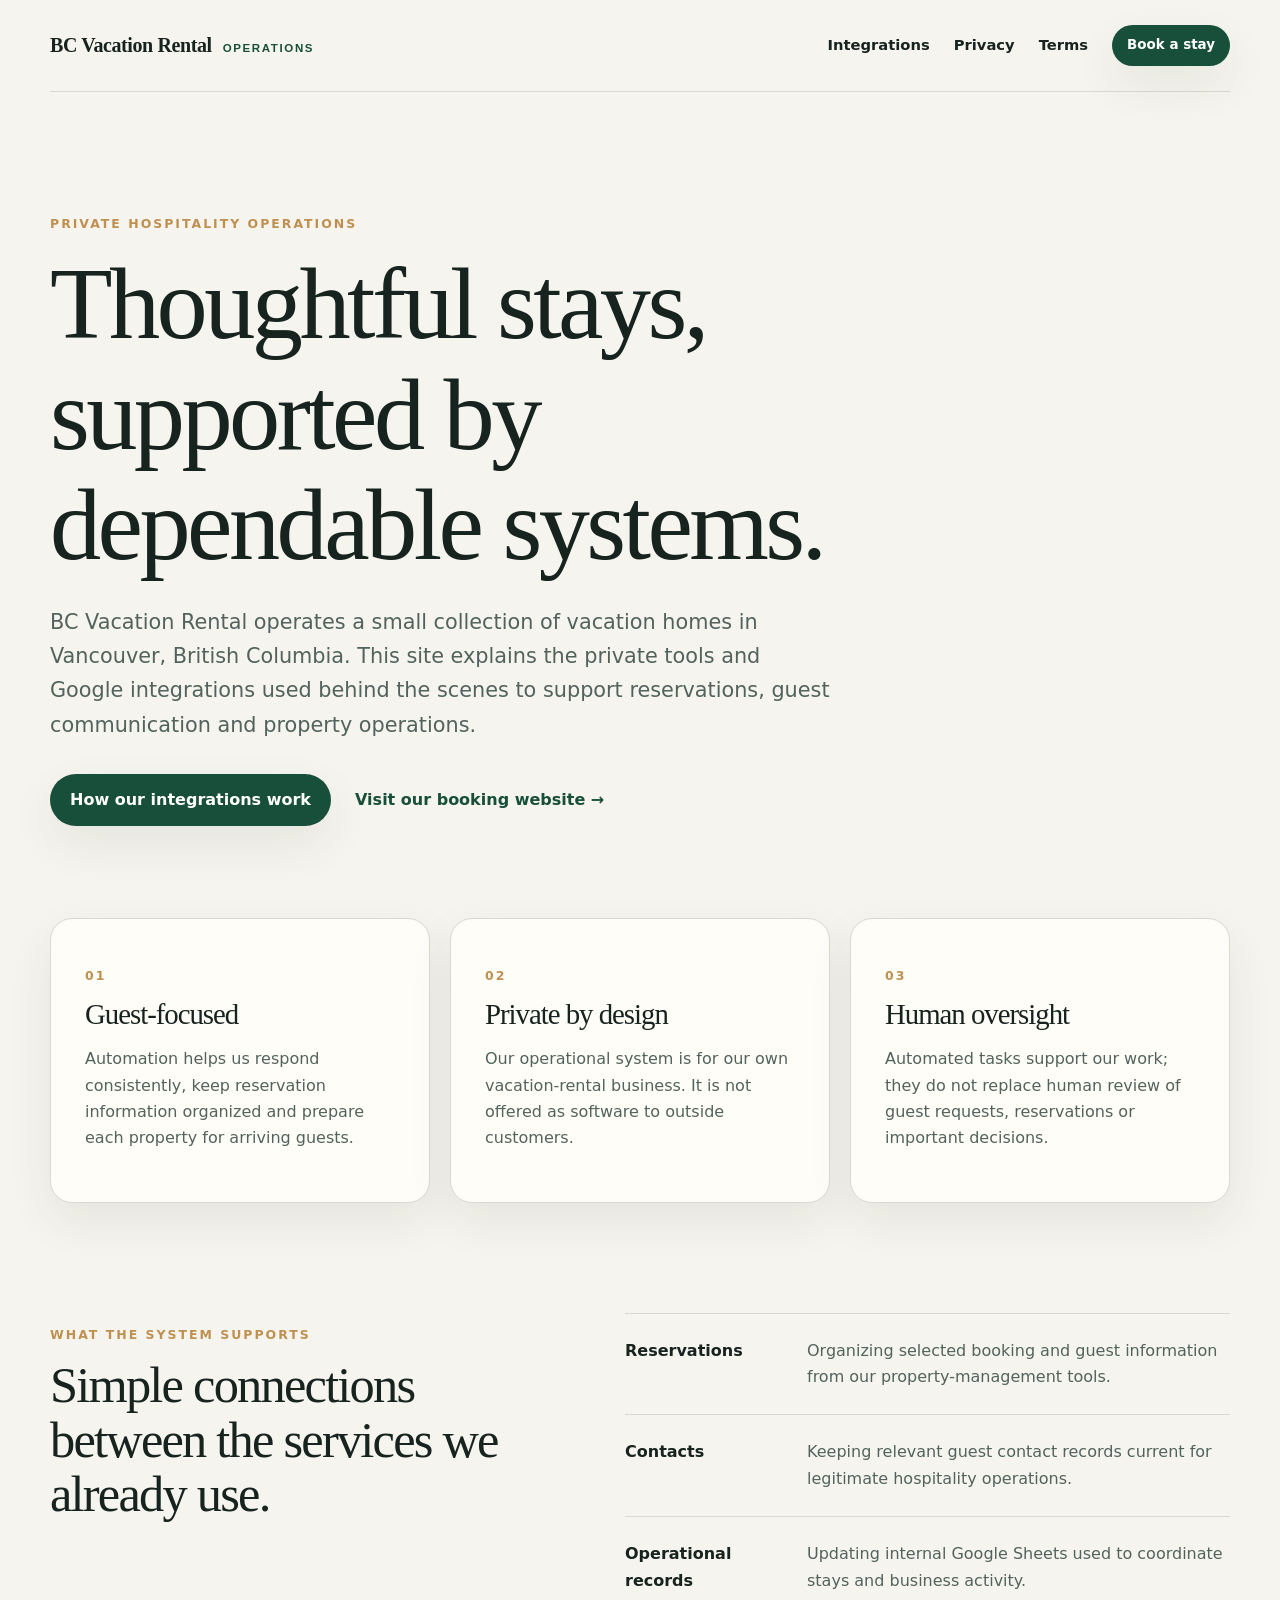
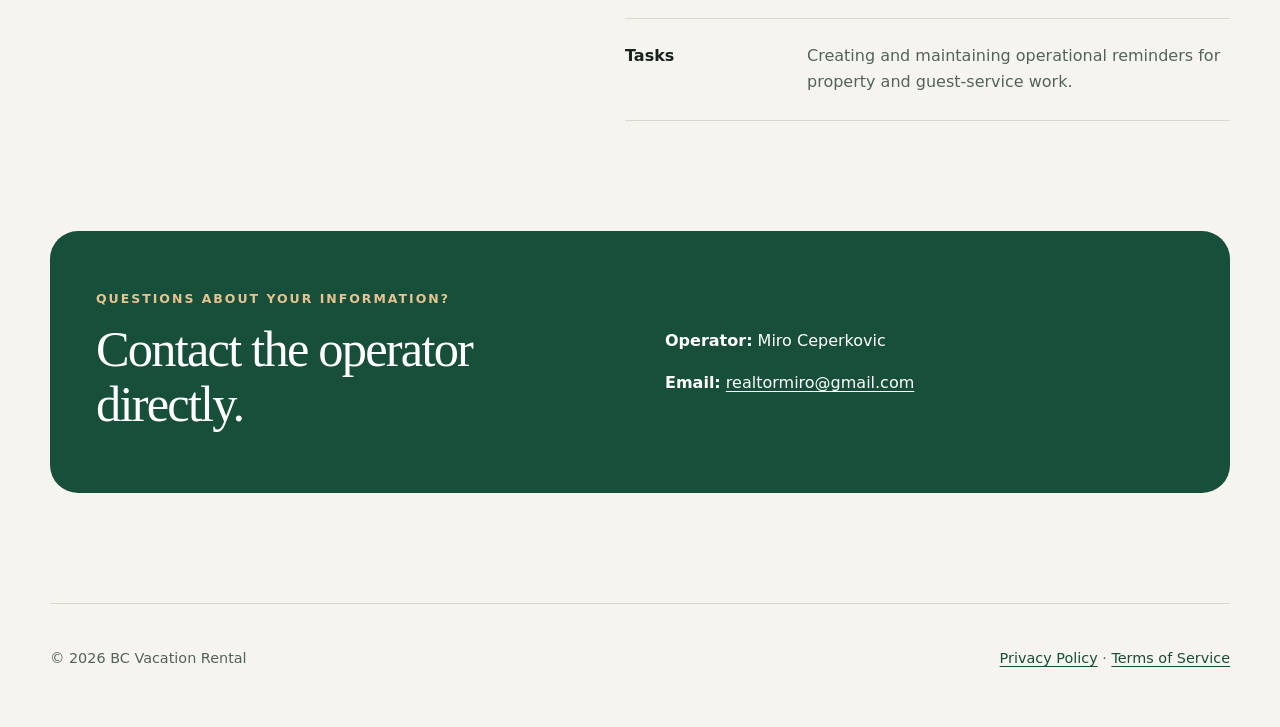
<file: index.html>
<!doctype html>
<html lang="en-CA">
<head>
  <meta charset="utf-8">
  <meta name="viewport" content="width=device-width, initial-scale=1">
  <title>BC Vacation Rental Operations</title>
  <meta name="description" content="Information about the private systems used to operate BC Vacation Rental properties in Vancouver, British Columbia.">
  <link rel="stylesheet" href="/assets/styles.css">
</head>
<body>
  <header class="site-header">
    <a class="brand" href="/">BC Vacation Rental <span>Operations</span></a>
    <nav aria-label="Primary navigation">
      <a href="/integrations/">Integrations</a>
      <a href="/privacy/">Privacy</a>
      <a href="/terms/">Terms</a>
      <a class="button small" href="https://bcvacationrental.ca/">Book a stay</a>
    </nav>
  </header>

  <main>
    <section class="hero">
      <p class="eyebrow">Private hospitality operations</p>
      <h1>Thoughtful stays, supported by dependable systems.</h1>
      <p class="lead">BC Vacation Rental operates a small collection of vacation homes in Vancouver, British Columbia. This site explains the private tools and Google integrations used behind the scenes to support reservations, guest communication and property operations.</p>
      <div class="actions">
        <a class="button" href="/integrations/">How our integrations work</a>
        <a class="text-link" href="https://bcvacationrental.ca/">Visit our booking website →</a>
      </div>
    </section>

    <section class="grid three" aria-label="Operational principles">
      <article class="card">
        <p class="number">01</p>
        <h2>Guest-focused</h2>
        <p>Automation helps us respond consistently, keep reservation information organized and prepare each property for arriving guests.</p>
      </article>
      <article class="card">
        <p class="number">02</p>
        <h2>Private by design</h2>
        <p>Our operational system is for our own vacation-rental business. It is not offered as software to outside customers.</p>
      </article>
      <article class="card">
        <p class="number">03</p>
        <h2>Human oversight</h2>
        <p>Automated tasks support our work; they do not replace human review of guest requests, reservations or important decisions.</p>
      </article>
    </section>

    <section class="split">
      <div>
        <p class="eyebrow">What the system supports</p>
        <h2>Simple connections between the services we already use.</h2>
      </div>
      <ul class="feature-list">
        <li><strong>Reservations</strong><span>Organizing selected booking and guest information from our property-management tools.</span></li>
        <li><strong>Contacts</strong><span>Keeping relevant guest contact records current for legitimate hospitality operations.</span></li>
        <li><strong>Operational records</strong><span>Updating internal Google Sheets used to coordinate stays and business activity.</span></li>
        <li><strong>Tasks</strong><span>Creating and maintaining operational reminders for property and guest-service work.</span></li>
      </ul>
    </section>

    <section class="contact-panel">
      <div>
        <p class="eyebrow">Questions about your information?</p>
        <h2>Contact the operator directly.</h2>
      </div>
      <div>
        <p><strong>Operator:</strong> Miro Ceperkovic</p>
        <p><strong>Email:</strong> <a href="mailto:realtormiro@gmail.com">realtormiro@gmail.com</a></p>
      </div>
    </section>
  </main>

  <footer>
    <p>© <span id="year"></span> BC Vacation Rental</p>
    <p><a href="/privacy/">Privacy Policy</a> · <a href="/terms/">Terms of Service</a></p>
  </footer>
  <script>document.getElementById('year').textContent = new Date().getFullYear();</script>
</body>
</html>
</file>
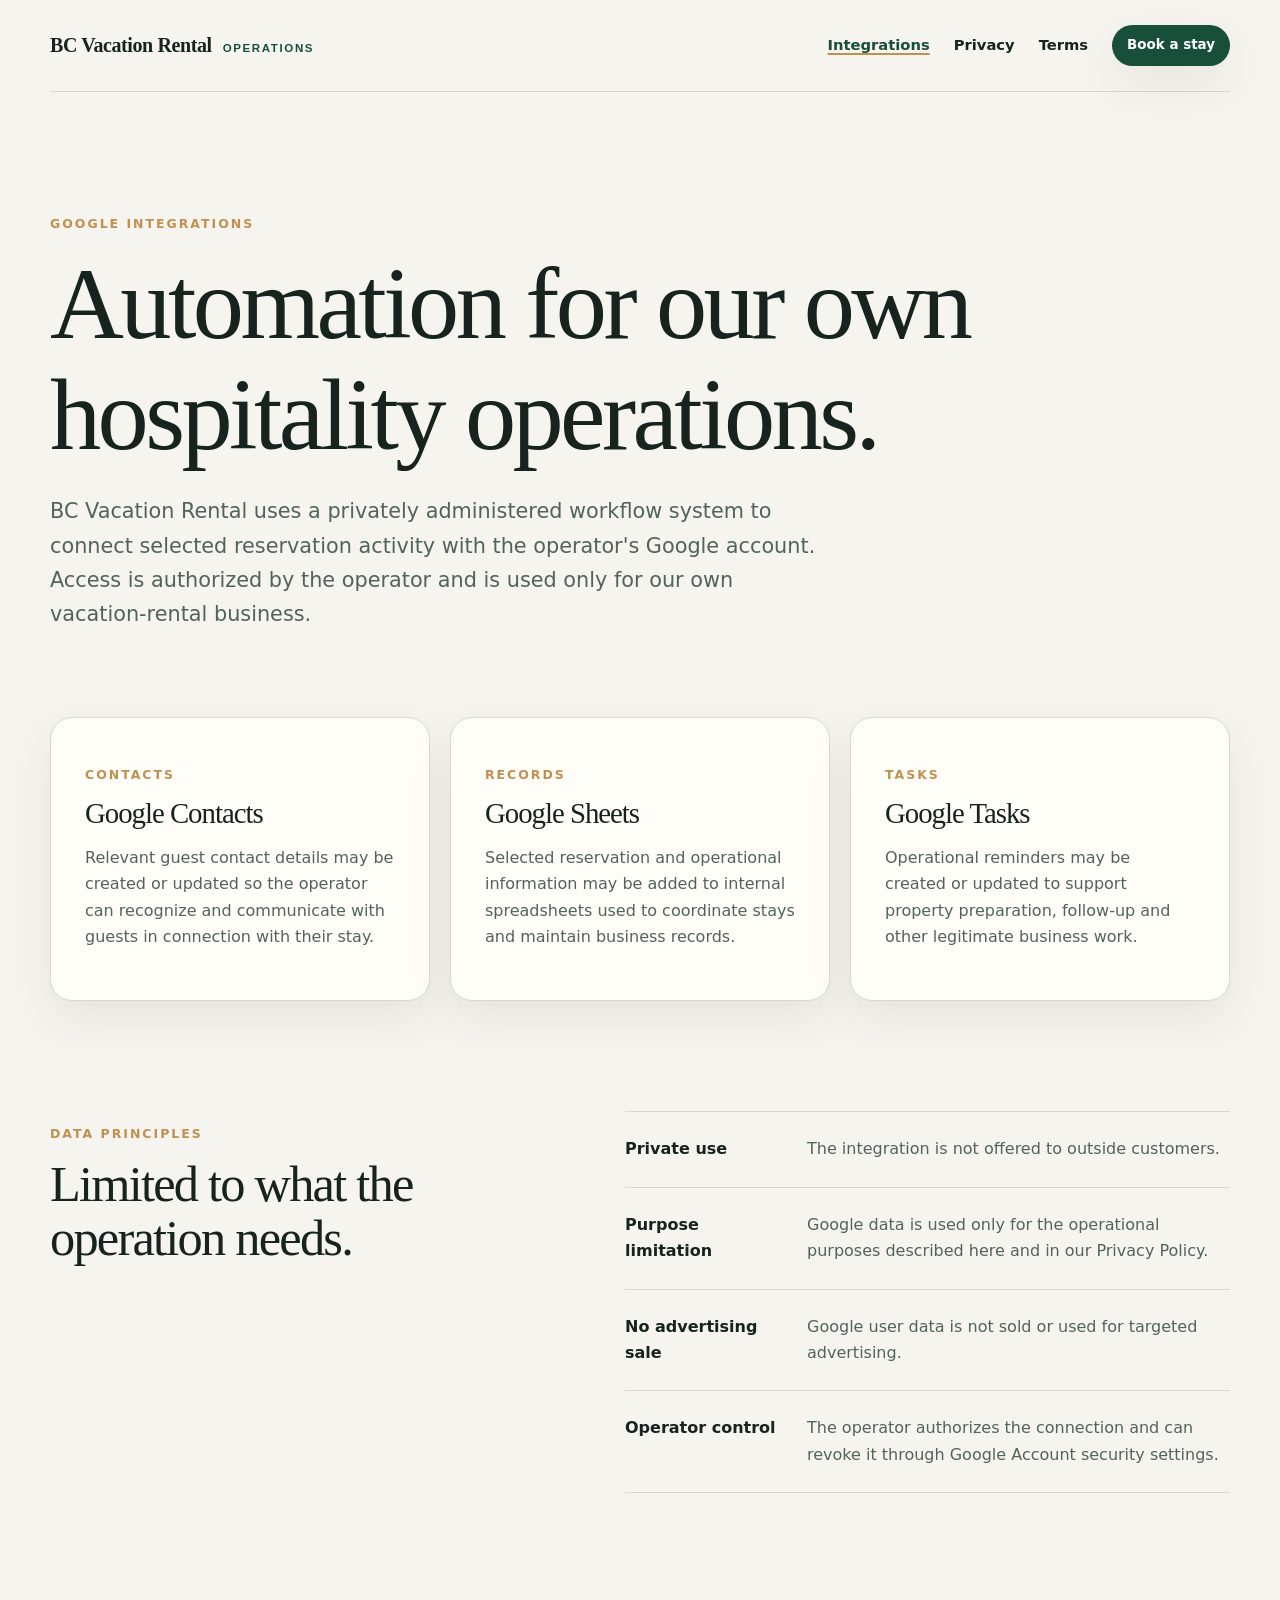
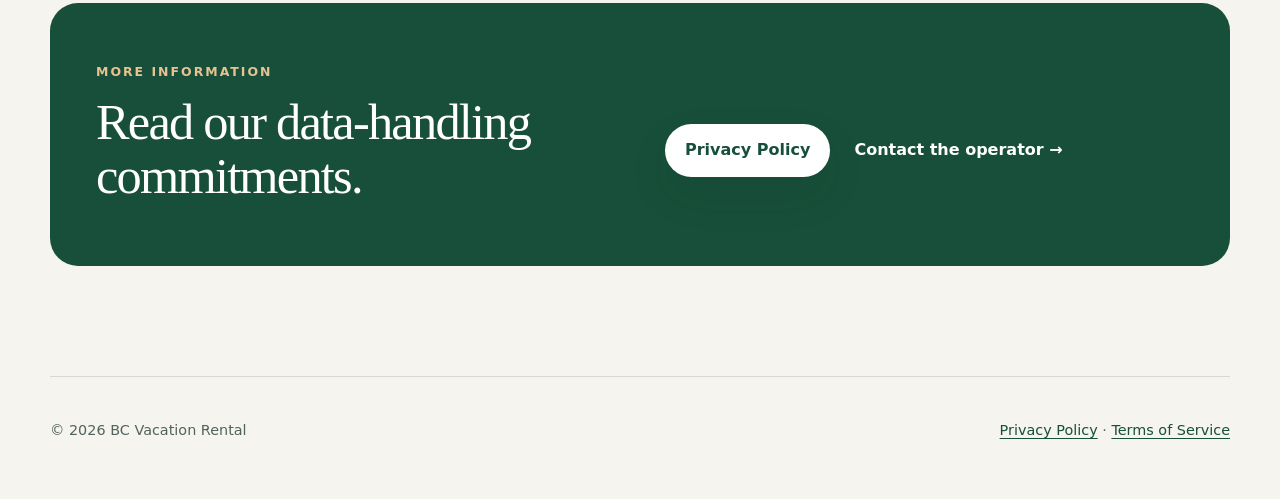
<file: integrations/index.html>
<!doctype html>
<html lang="en-CA">
<head>
  <meta charset="utf-8">
  <meta name="viewport" content="width=device-width, initial-scale=1">
  <title>Google Integrations | BC Vacation Rental Operations</title>
  <meta name="description" content="How BC Vacation Rental uses private Google integrations for contacts, spreadsheets and operational tasks.">
  <link rel="stylesheet" href="/assets/styles.css">
</head>
<body>
  <header class="site-header">
    <a class="brand" href="/">BC Vacation Rental <span>Operations</span></a>
    <nav aria-label="Primary navigation"><a aria-current="page" href="/integrations/">Integrations</a><a href="/privacy/">Privacy</a><a href="/terms/">Terms</a><a class="button small" href="https://bcvacationrental.ca/">Book a stay</a></nav>
  </header>
  <main>
    <section class="hero compact">
      <p class="eyebrow">Google integrations</p>
      <h1>Automation for our own hospitality operations.</h1>
      <p class="lead">BC Vacation Rental uses a privately administered workflow system to connect selected reservation activity with the operator's Google account. Access is authorized by the operator and is used only for our own vacation-rental business.</p>
    </section>
    <section class="grid three">
      <article class="card"><p class="number">Contacts</p><h2>Google Contacts</h2><p>Relevant guest contact details may be created or updated so the operator can recognize and communicate with guests in connection with their stay.</p></article>
      <article class="card"><p class="number">Records</p><h2>Google Sheets</h2><p>Selected reservation and operational information may be added to internal spreadsheets used to coordinate stays and maintain business records.</p></article>
      <article class="card"><p class="number">Tasks</p><h2>Google Tasks</h2><p>Operational reminders may be created or updated to support property preparation, follow-up and other legitimate business work.</p></article>
    </section>
    <section class="split">
      <div><p class="eyebrow">Data principles</p><h2>Limited to what the operation needs.</h2></div>
      <ul class="feature-list">
        <li><strong>Private use</strong><span>The integration is not offered to outside customers.</span></li>
        <li><strong>Purpose limitation</strong><span>Google data is used only for the operational purposes described here and in our Privacy Policy.</span></li>
        <li><strong>No advertising sale</strong><span>Google user data is not sold or used for targeted advertising.</span></li>
        <li><strong>Operator control</strong><span>The operator authorizes the connection and can revoke it through Google Account security settings.</span></li>
      </ul>
    </section>
    <section class="contact-panel"><div><p class="eyebrow">More information</p><h2>Read our data-handling commitments.</h2></div><div class="actions"><a class="button" href="/privacy/">Privacy Policy</a><a class="text-link" href="mailto:realtormiro@gmail.com">Contact the operator →</a></div></section>
  </main>
  <footer><p>© <span id="year"></span> BC Vacation Rental</p><p><a href="/privacy/">Privacy Policy</a> · <a href="/terms/">Terms of Service</a></p></footer>
  <script>document.getElementById('year').textContent = new Date().getFullYear();</script>
</body>
</html>
</file>
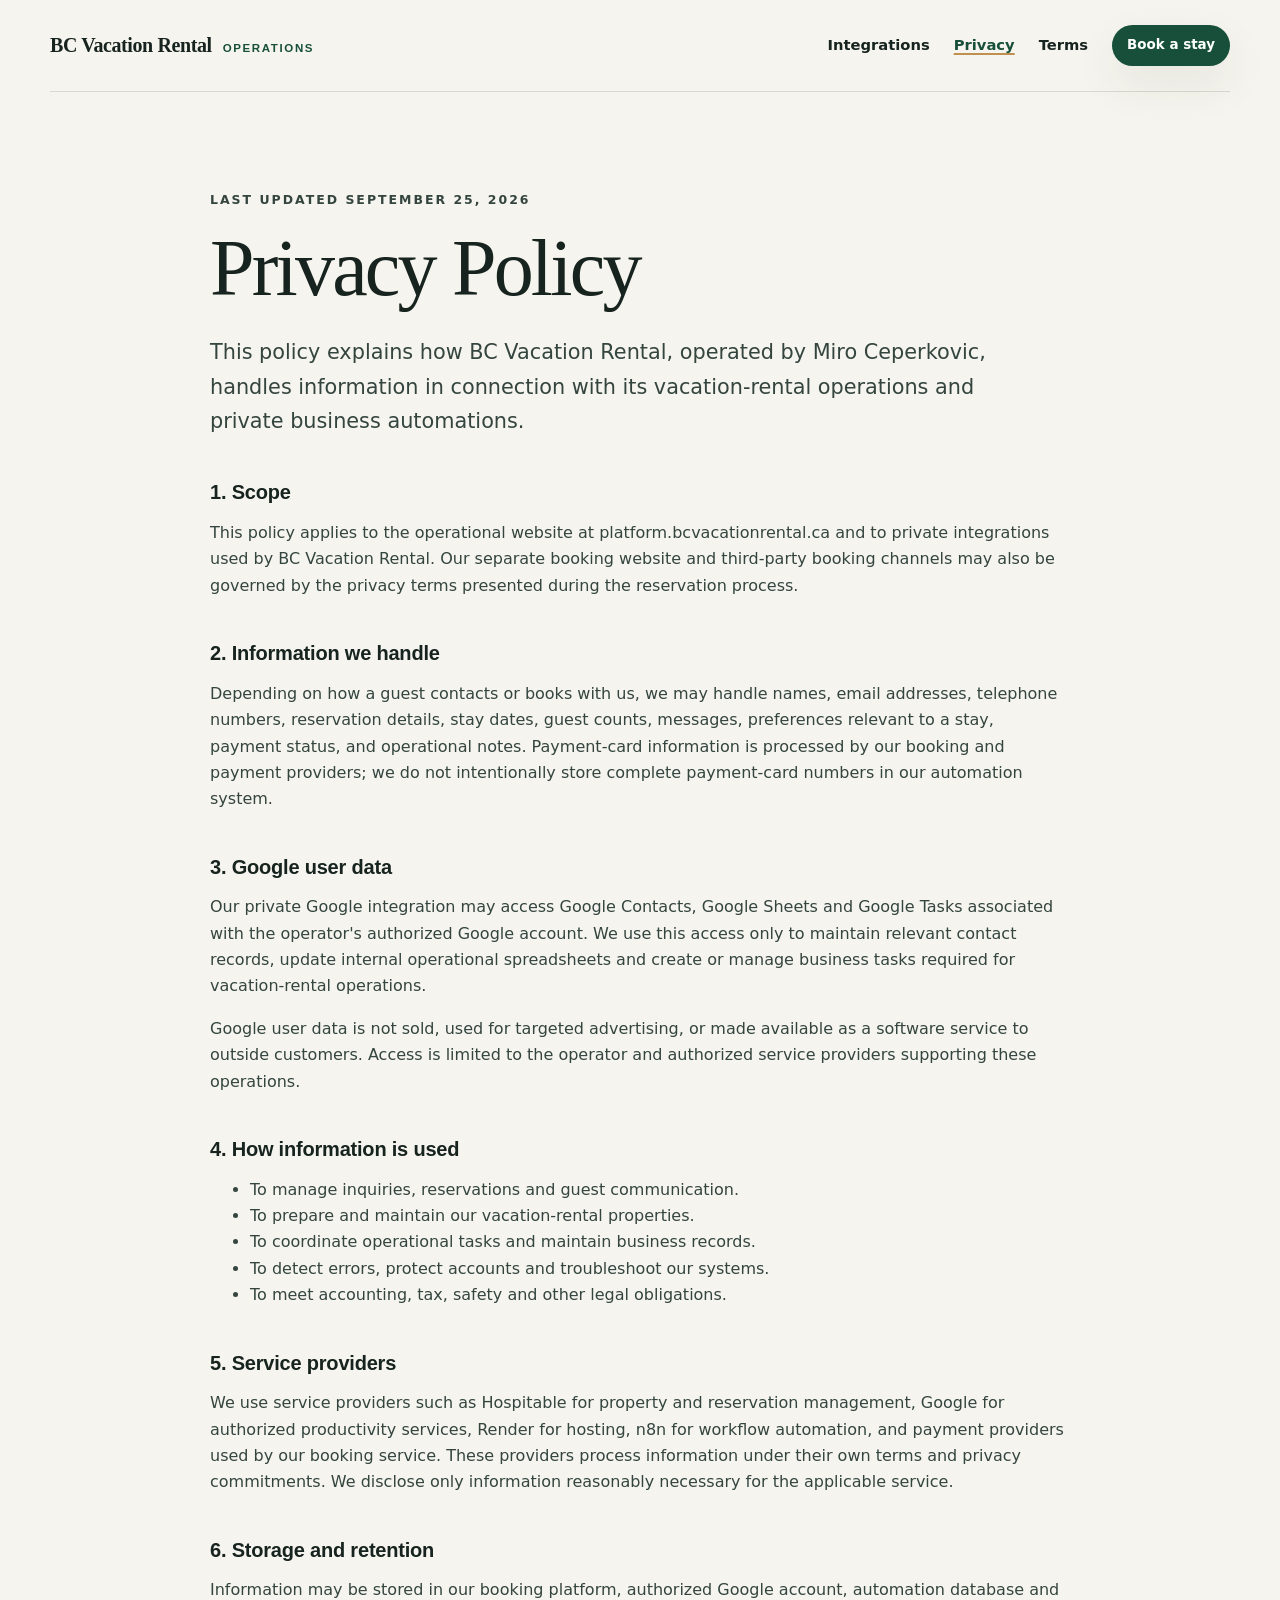
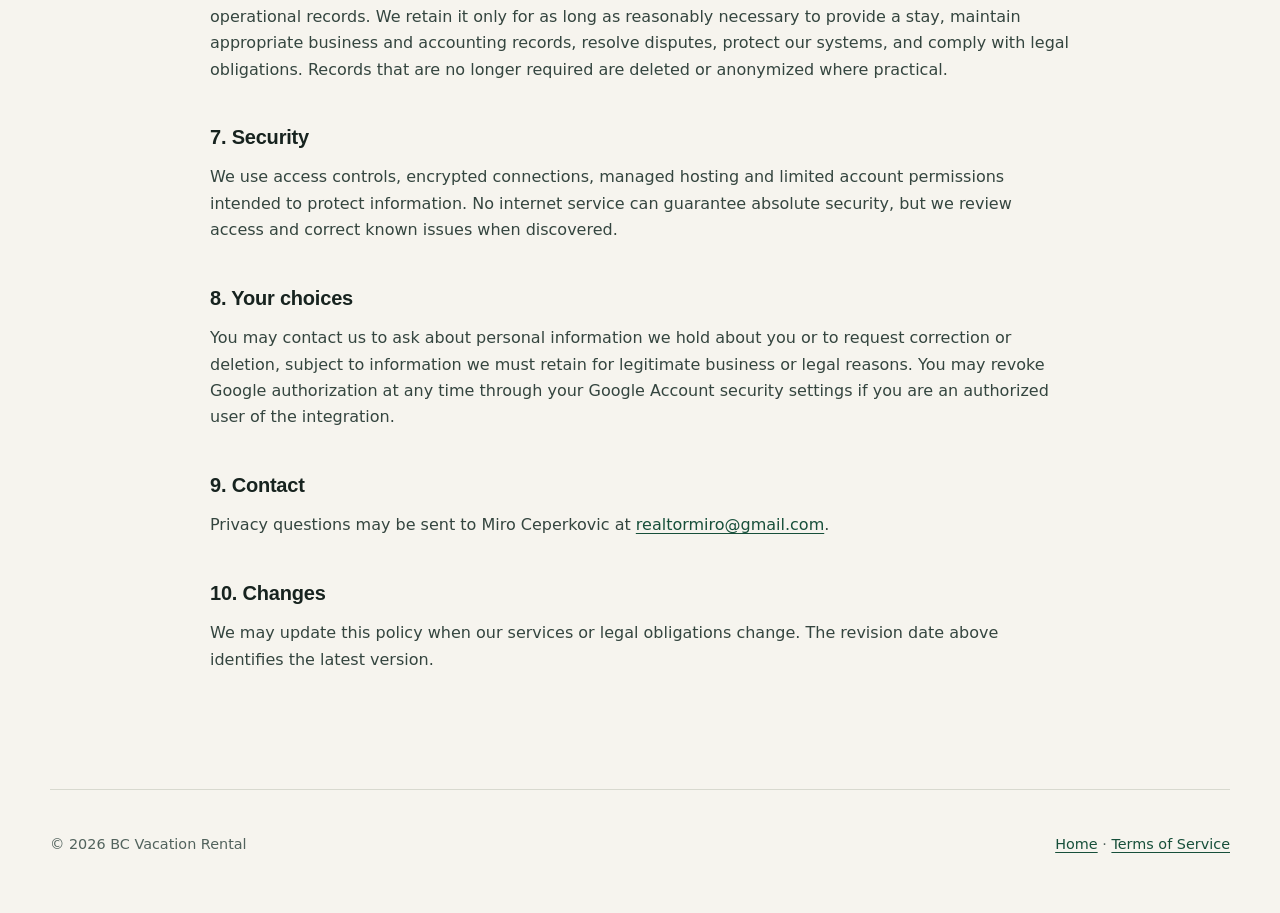
<file: privacy/index.html>
<!doctype html>
<html lang="en-CA">
<head>
  <meta charset="utf-8">
  <meta name="viewport" content="width=device-width, initial-scale=1">
  <title>Privacy Policy | BC Vacation Rental Operations</title>
  <meta name="description" content="Privacy Policy for BC Vacation Rental Operations and its private Google integrations.">
  <link rel="stylesheet" href="/assets/styles.css">
</head>
<body>
  <header class="site-header">
    <a class="brand" href="/">BC Vacation Rental <span>Operations</span></a>
    <nav aria-label="Primary navigation"><a href="/integrations/">Integrations</a><a aria-current="page" href="/privacy/">Privacy</a><a href="/terms/">Terms</a><a class="button small" href="https://bcvacationrental.ca/">Book a stay</a></nav>
  </header>
  <main class="document">
    <p class="eyebrow">Last updated September 25, 2026</p>
    <h1>Privacy Policy</h1>
    <p class="lead">This policy explains how BC Vacation Rental, operated by Miro Ceperkovic, handles information in connection with its vacation-rental operations and private business automations.</p>

    <h2>1. Scope</h2>
    <p>This policy applies to the operational website at platform.bcvacationrental.ca and to private integrations used by BC Vacation Rental. Our separate booking website and third-party booking channels may also be governed by the privacy terms presented during the reservation process.</p>

    <h2>2. Information we handle</h2>
    <p>Depending on how a guest contacts or books with us, we may handle names, email addresses, telephone numbers, reservation details, stay dates, guest counts, messages, preferences relevant to a stay, payment status, and operational notes. Payment-card information is processed by our booking and payment providers; we do not intentionally store complete payment-card numbers in our automation system.</p>

    <h2>3. Google user data</h2>
    <p>Our private Google integration may access Google Contacts, Google Sheets and Google Tasks associated with the operator's authorized Google account. We use this access only to maintain relevant contact records, update internal operational spreadsheets and create or manage business tasks required for vacation-rental operations.</p>
    <p>Google user data is not sold, used for targeted advertising, or made available as a software service to outside customers. Access is limited to the operator and authorized service providers supporting these operations.</p>

    <h2>4. How information is used</h2>
    <ul>
      <li>To manage inquiries, reservations and guest communication.</li>
      <li>To prepare and maintain our vacation-rental properties.</li>
      <li>To coordinate operational tasks and maintain business records.</li>
      <li>To detect errors, protect accounts and troubleshoot our systems.</li>
      <li>To meet accounting, tax, safety and other legal obligations.</li>
    </ul>

    <h2>5. Service providers</h2>
    <p>We use service providers such as Hospitable for property and reservation management, Google for authorized productivity services, Render for hosting, n8n for workflow automation, and payment providers used by our booking service. These providers process information under their own terms and privacy commitments. We disclose only information reasonably necessary for the applicable service.</p>

    <h2>6. Storage and retention</h2>
    <p>Information may be stored in our booking platform, authorized Google account, automation database and operational records. We retain it only for as long as reasonably necessary to provide a stay, maintain appropriate business and accounting records, resolve disputes, protect our systems, and comply with legal obligations. Records that are no longer required are deleted or anonymized where practical.</p>

    <h2>7. Security</h2>
    <p>We use access controls, encrypted connections, managed hosting and limited account permissions intended to protect information. No internet service can guarantee absolute security, but we review access and correct known issues when discovered.</p>

    <h2>8. Your choices</h2>
    <p>You may contact us to ask about personal information we hold about you or to request correction or deletion, subject to information we must retain for legitimate business or legal reasons. You may revoke Google authorization at any time through your Google Account security settings if you are an authorized user of the integration.</p>

    <h2>9. Contact</h2>
    <p>Privacy questions may be sent to Miro Ceperkovic at <a href="mailto:realtormiro@gmail.com">realtormiro@gmail.com</a>.</p>

    <h2>10. Changes</h2>
    <p>We may update this policy when our services or legal obligations change. The revision date above identifies the latest version.</p>
  </main>
  <footer><p>© <span id="year"></span> BC Vacation Rental</p><p><a href="/">Home</a> · <a href="/terms/">Terms of Service</a></p></footer>
  <script>document.getElementById('year').textContent = new Date().getFullYear();</script>
</body>
</html>
</file>
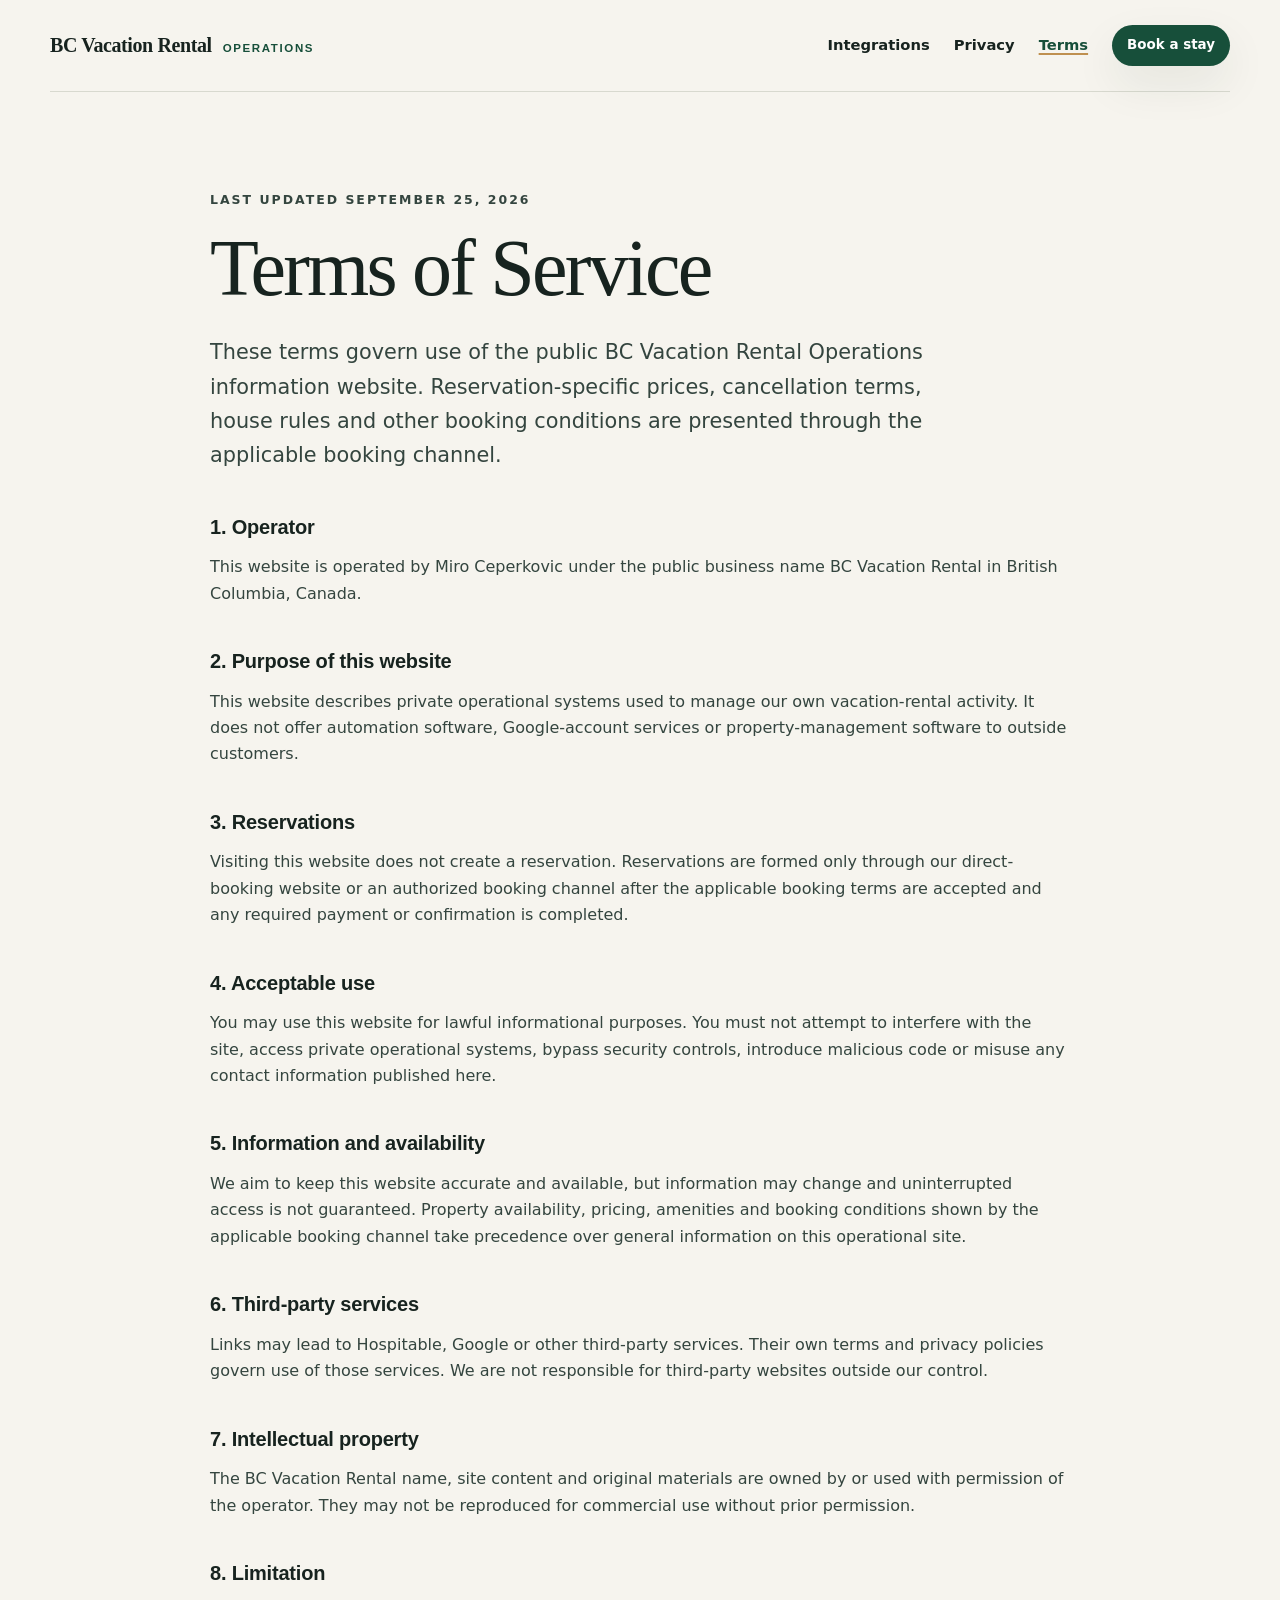
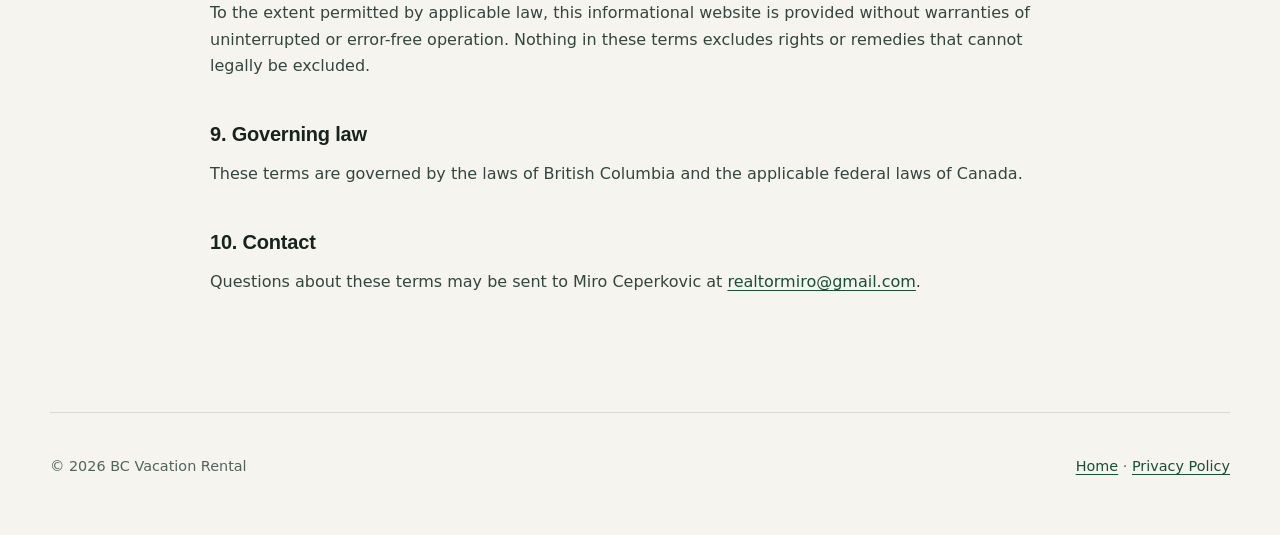
<file: terms/index.html>
<!doctype html>
<html lang="en-CA">
<head>
  <meta charset="utf-8">
  <meta name="viewport" content="width=device-width, initial-scale=1">
  <title>Terms of Service | BC Vacation Rental Operations</title>
  <meta name="description" content="Terms governing the BC Vacation Rental Operations information website.">
  <link rel="stylesheet" href="/assets/styles.css">
</head>
<body>
  <header class="site-header">
    <a class="brand" href="/">BC Vacation Rental <span>Operations</span></a>
    <nav aria-label="Primary navigation"><a href="/integrations/">Integrations</a><a href="/privacy/">Privacy</a><a aria-current="page" href="/terms/">Terms</a><a class="button small" href="https://bcvacationrental.ca/">Book a stay</a></nav>
  </header>
  <main class="document">
    <p class="eyebrow">Last updated September 25, 2026</p>
    <h1>Terms of Service</h1>
    <p class="lead">These terms govern use of the public BC Vacation Rental Operations information website. Reservation-specific prices, cancellation terms, house rules and other booking conditions are presented through the applicable booking channel.</p>

    <h2>1. Operator</h2>
    <p>This website is operated by Miro Ceperkovic under the public business name BC Vacation Rental in British Columbia, Canada.</p>

    <h2>2. Purpose of this website</h2>
    <p>This website describes private operational systems used to manage our own vacation-rental activity. It does not offer automation software, Google-account services or property-management software to outside customers.</p>

    <h2>3. Reservations</h2>
    <p>Visiting this website does not create a reservation. Reservations are formed only through our direct-booking website or an authorized booking channel after the applicable booking terms are accepted and any required payment or confirmation is completed.</p>

    <h2>4. Acceptable use</h2>
    <p>You may use this website for lawful informational purposes. You must not attempt to interfere with the site, access private operational systems, bypass security controls, introduce malicious code or misuse any contact information published here.</p>

    <h2>5. Information and availability</h2>
    <p>We aim to keep this website accurate and available, but information may change and uninterrupted access is not guaranteed. Property availability, pricing, amenities and booking conditions shown by the applicable booking channel take precedence over general information on this operational site.</p>

    <h2>6. Third-party services</h2>
    <p>Links may lead to Hospitable, Google or other third-party services. Their own terms and privacy policies govern use of those services. We are not responsible for third-party websites outside our control.</p>

    <h2>7. Intellectual property</h2>
    <p>The BC Vacation Rental name, site content and original materials are owned by or used with permission of the operator. They may not be reproduced for commercial use without prior permission.</p>

    <h2>8. Limitation</h2>
    <p>To the extent permitted by applicable law, this informational website is provided without warranties of uninterrupted or error-free operation. Nothing in these terms excludes rights or remedies that cannot legally be excluded.</p>

    <h2>9. Governing law</h2>
    <p>These terms are governed by the laws of British Columbia and the applicable federal laws of Canada.</p>

    <h2>10. Contact</h2>
    <p>Questions about these terms may be sent to Miro Ceperkovic at <a href="mailto:realtormiro@gmail.com">realtormiro@gmail.com</a>.</p>
  </main>
  <footer><p>© <span id="year"></span> BC Vacation Rental</p><p><a href="/">Home</a> · <a href="/privacy/">Privacy Policy</a></p></footer>
  <script>document.getElementById('year').textContent = new Date().getFullYear();</script>
</body>
</html>
</file>
<file: assets/styles.css>
:root {
  --ink: #17231f;
  --muted: #52635d;
  --paper: #f6f4ee;
  --card: #fffdf7;
  --forest: #174f3a;
  --forest-dark: #0f3829;
  --gold: #bf9050;
  --line: #d8d9cf;
  --shadow: 0 18px 45px rgba(20, 45, 34, .08);
}
* { box-sizing: border-box; }
html { scroll-behavior: smooth; }
body { margin: 0; color: var(--ink); background: var(--paper); font-family: Inter, ui-sans-serif, system-ui, -apple-system, BlinkMacSystemFont, "Segoe UI", sans-serif; line-height: 1.65; }
a { color: var(--forest); text-underline-offset: 3px; }
.site-header, main, footer { width: min(1180px, calc(100% - 40px)); margin-inline: auto; }
.site-header { min-height: 92px; display: flex; align-items: center; justify-content: space-between; gap: 28px; border-bottom: 1px solid var(--line); }
.brand { color: var(--ink); text-decoration: none; font-family: Georgia, serif; font-size: 1.25rem; font-weight: 700; letter-spacing: -.02em; }
.brand span { color: var(--forest); font-family: Inter, sans-serif; font-size: .72rem; font-weight: 700; letter-spacing: .14em; text-transform: uppercase; margin-left: .4rem; }
nav { display: flex; align-items: center; gap: 24px; }
nav > a { color: var(--ink); text-decoration: none; font-size: .92rem; font-weight: 650; }
nav > a[aria-current="page"] { color: var(--forest); text-decoration: underline; text-decoration-color: var(--gold); text-decoration-thickness: 2px; }
.button { display: inline-flex; align-items: center; justify-content: center; padding: 13px 20px; border-radius: 999px; background: var(--forest); color: white; text-decoration: none; font-weight: 750; box-shadow: var(--shadow); }
.button:hover { background: var(--forest-dark); }
.button.small { padding: 9px 15px; font-size: .84rem; }
.text-link { font-weight: 750; text-decoration: none; }
.hero { padding: 110px 0 92px; max-width: 930px; }
.hero.compact { padding-bottom: 65px; }
.eyebrow, .number { color: var(--gold); font-size: .78rem; font-weight: 850; letter-spacing: .16em; text-transform: uppercase; }
h1, h2 { font-family: Georgia, "Times New Roman", serif; letter-spacing: -.035em; line-height: 1.08; }
h1 { margin: 14px 0 24px; font-size: clamp(3.1rem, 8vw, 6.8rem); font-weight: 500; }
h2 { margin: 8px 0 16px; font-size: clamp(1.8rem, 4vw, 3.15rem); font-weight: 500; }
.lead { max-width: 780px; color: var(--muted); font-size: clamp(1.05rem, 2vw, 1.3rem); }
.actions { margin-top: 32px; display: flex; align-items: center; flex-wrap: wrap; gap: 24px; }
.grid { display: grid; gap: 20px; }
.grid.three { grid-template-columns: repeat(3, 1fr); }
.card { padding: 34px; border: 1px solid var(--line); border-radius: 22px; background: var(--card); box-shadow: var(--shadow); }
.card h2 { font-size: 1.8rem; }
.card p:last-child { color: var(--muted); }
.split { margin: 110px 0; display: grid; grid-template-columns: .9fr 1.1fr; gap: 80px; align-items: start; }
.feature-list { list-style: none; margin: 0; padding: 0; border-top: 1px solid var(--line); }
.feature-list li { display: grid; grid-template-columns: 160px 1fr; gap: 22px; padding: 24px 0; border-bottom: 1px solid var(--line); }
.feature-list span { color: var(--muted); }
.contact-panel { margin: 80px 0 110px; padding: 46px; display: grid; grid-template-columns: 1fr 1fr; gap: 50px; align-items: center; border-radius: 28px; background: var(--forest); color: white; }
.contact-panel .eyebrow { color: #e7c391; }
.contact-panel a { color: white; }
.contact-panel .button { background: white; color: var(--forest); }
.document { max-width: 860px; padding: 86px 0 100px; }
.document h1 { font-size: clamp(3rem, 7vw, 5rem); }
.document h2 { margin-top: 44px; font-family: Inter, sans-serif; font-size: 1.25rem; font-weight: 800; letter-spacing: -.01em; }
.document p, .document li { color: #34453f; }
footer { padding: 28px 0 42px; display: flex; justify-content: space-between; gap: 20px; border-top: 1px solid var(--line); color: var(--muted); font-size: .9rem; }
@media (max-width: 820px) {
  .site-header { padding: 18px 0; align-items: flex-start; }
  nav { justify-content: flex-end; flex-wrap: wrap; gap: 12px 16px; }
  nav .button { display: none; }
  .brand span { display: block; margin: 2px 0 0; }
  .hero { padding: 72px 0 60px; }
  .grid.three, .split, .contact-panel { grid-template-columns: 1fr; }
  .split { margin: 75px 0; gap: 32px; }
  .feature-list li { grid-template-columns: 1fr; gap: 5px; }
}
@media (max-width: 520px) {
  .site-header, main, footer { width: min(100% - 24px, 1180px); }
  .site-header { display: block; }
  nav { margin-top: 16px; justify-content: flex-start; }
  h1 { font-size: 2.75rem; }
  .card, .contact-panel { padding: 26px; }
  footer { display: block; }
}
</file>
